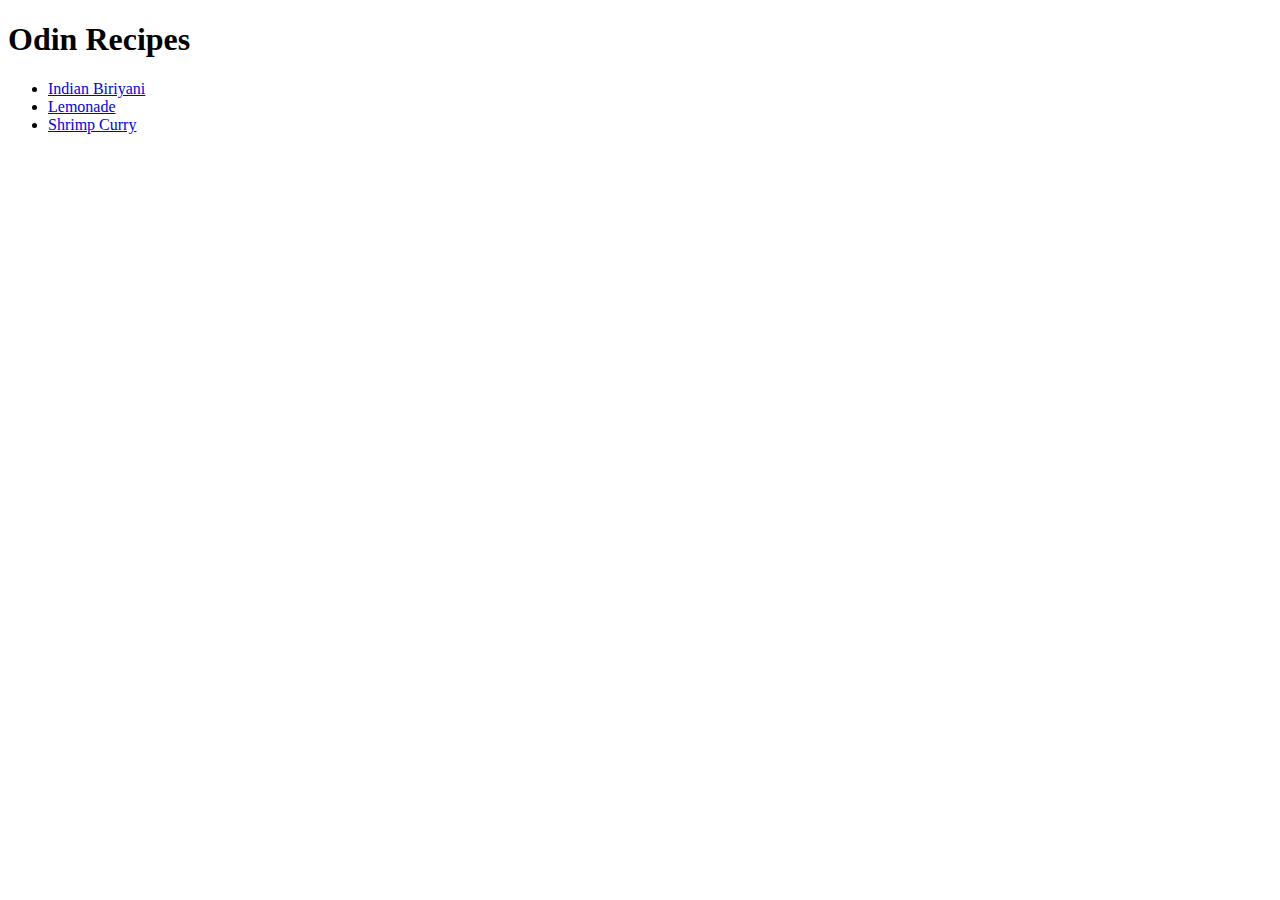
<file: index.html>
<!DOCTYPE html>
<html lang="en">

<head>
    <meta charset="UTF-8">
    <meta name="viewport" content="width=device-width, initial-scale=1.0">
    <title>Odin Recipes</title>
</head>

<body>
    <h1>Odin Recipes</h1>

    <ul>
        <li><a href="recipes/biriyani.html">Indian Biriyani</a></li>
        <li><a href="recipes/lemonade.html">Lemonade</a></li>
        <li><a href="recipes/shrimp-curry.html">Shrimp Curry</a></li>
    </ul>
    
</body>

</html>
</file>
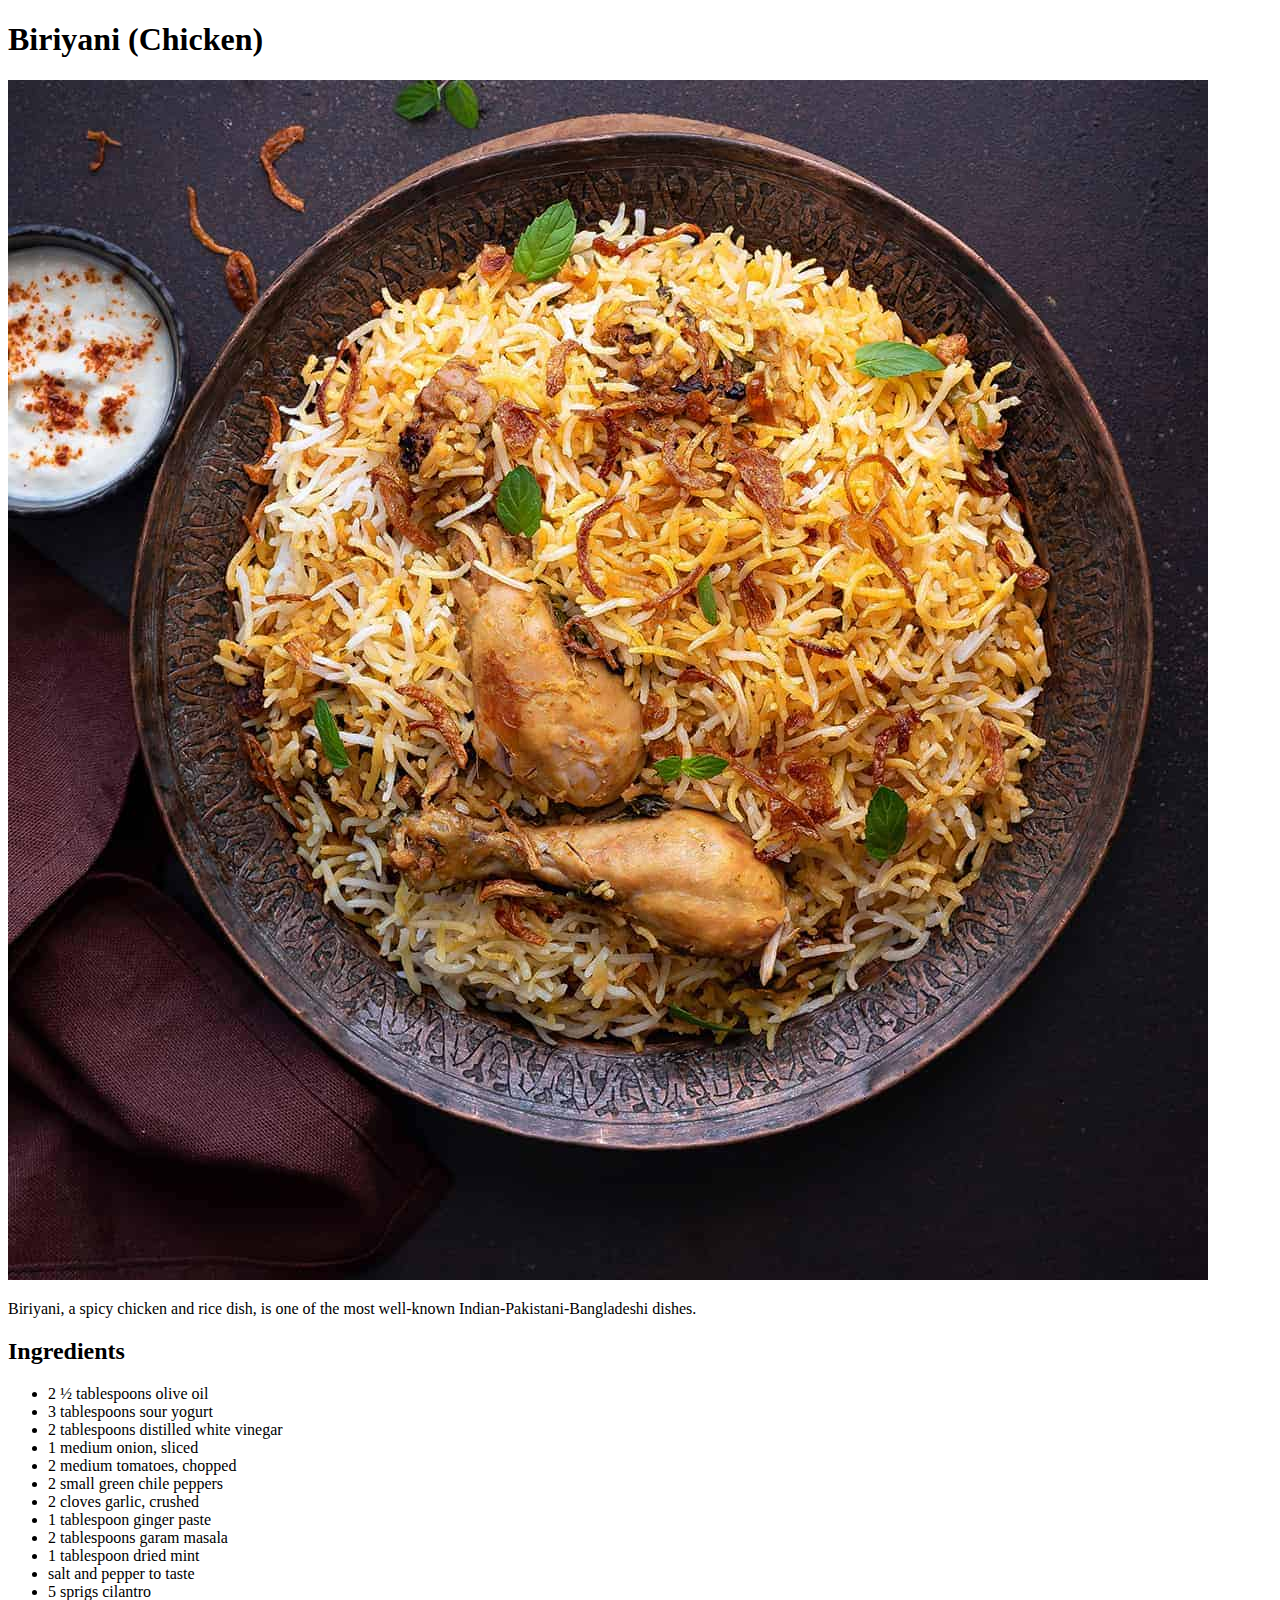
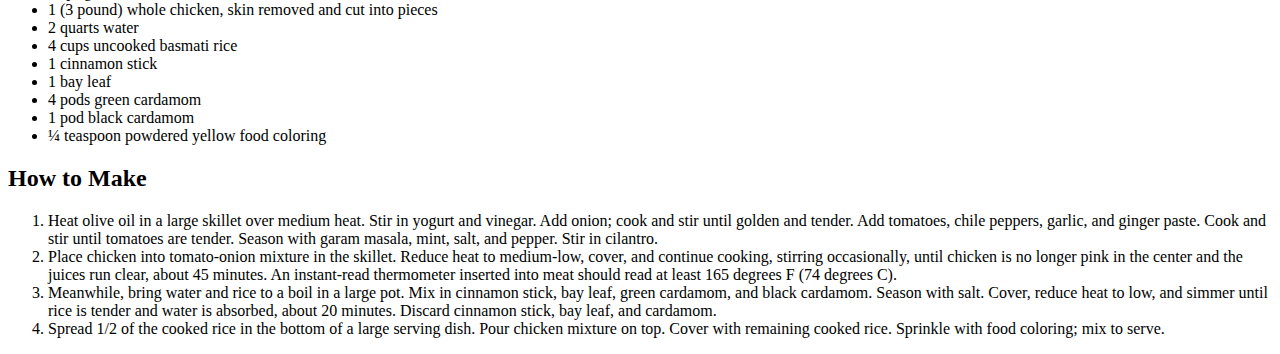
<file: recipes/biriyani.html>
<!DOCTYPE html>
<html lang="en">

<head>
    <meta charset="UTF-8">
    <meta name="viewport" content="width=device-width, initial-scale=1.0">
</head>

<body>
    <h1>Biriyani (Chicken)</h1>

    <img src="Chicken-Biryani.jpg">
    <p>Biriyani, a spicy chicken and rice dish, 
        is one of the most well-known Indian-Pakistani-Bangladeshi dishes.</p>
    
    <h2>Ingredients</h2>
    <ul>
        <li>2 ½ tablespoons olive oil</li>
        <li>3 tablespoons sour yogurt</li>
        <li>2 tablespoons distilled white vinegar</li>
        <li>1 medium onion, sliced</li>
        <li>2 medium tomatoes, chopped</li>
        <li>2 small green chile peppers</li>
        <li>2 cloves garlic, crushed</li>
        <li>1 tablespoon ginger paste</li>
        <li>2 tablespoons garam masala</li>
        <li>1 tablespoon dried mint</li>
        <li>salt and pepper to taste</li>
        <li>5 sprigs cilantro</li>
        <li>1 (3 pound) whole chicken, skin removed and cut into pieces</li>
        <li>2 quarts water</li>
        <li>4 cups uncooked basmati rice</li>
        <li>1 cinnamon stick</li>
        <li>1 bay leaf</li>
        <li>4 pods green cardamom</li>
        <li>1 pod black cardamom</li>
        <li>¼ teaspoon powdered yellow food coloring</li>
    </ul>

    <h2>How to Make</h2>
    <ol>
        <li>Heat olive oil in a large skillet over medium heat. Stir in yogurt and vinegar. Add onion; cook and stir until golden and tender. Add tomatoes, chile peppers, garlic, and ginger paste. Cook and stir until tomatoes are tender. Season with garam masala, mint, salt, and pepper. Stir in cilantro.</li>
        <li>Place chicken into tomato-onion mixture in the skillet. Reduce heat to medium-low, cover, and continue cooking, stirring occasionally, until chicken is no longer pink in the center and the juices run clear, about 45 minutes. An instant-read thermometer inserted into meat should read at least 165 degrees F (74 degrees C).</li>
        <li>Meanwhile, bring water and rice to a boil in a large pot. Mix in cinnamon stick, bay leaf, green cardamom, and black cardamom. Season with salt. Cover, reduce heat to low, and simmer until rice is tender and water is absorbed, about 20 minutes. Discard cinnamon stick, bay leaf, and cardamom.</li>
        <li>Spread 1/2 of the cooked rice in the bottom of a large serving dish. Pour chicken mixture on top. Cover with remaining cooked rice. Sprinkle with food coloring; mix to serve.</li>
    </ol>

</body>

</html>
</file>
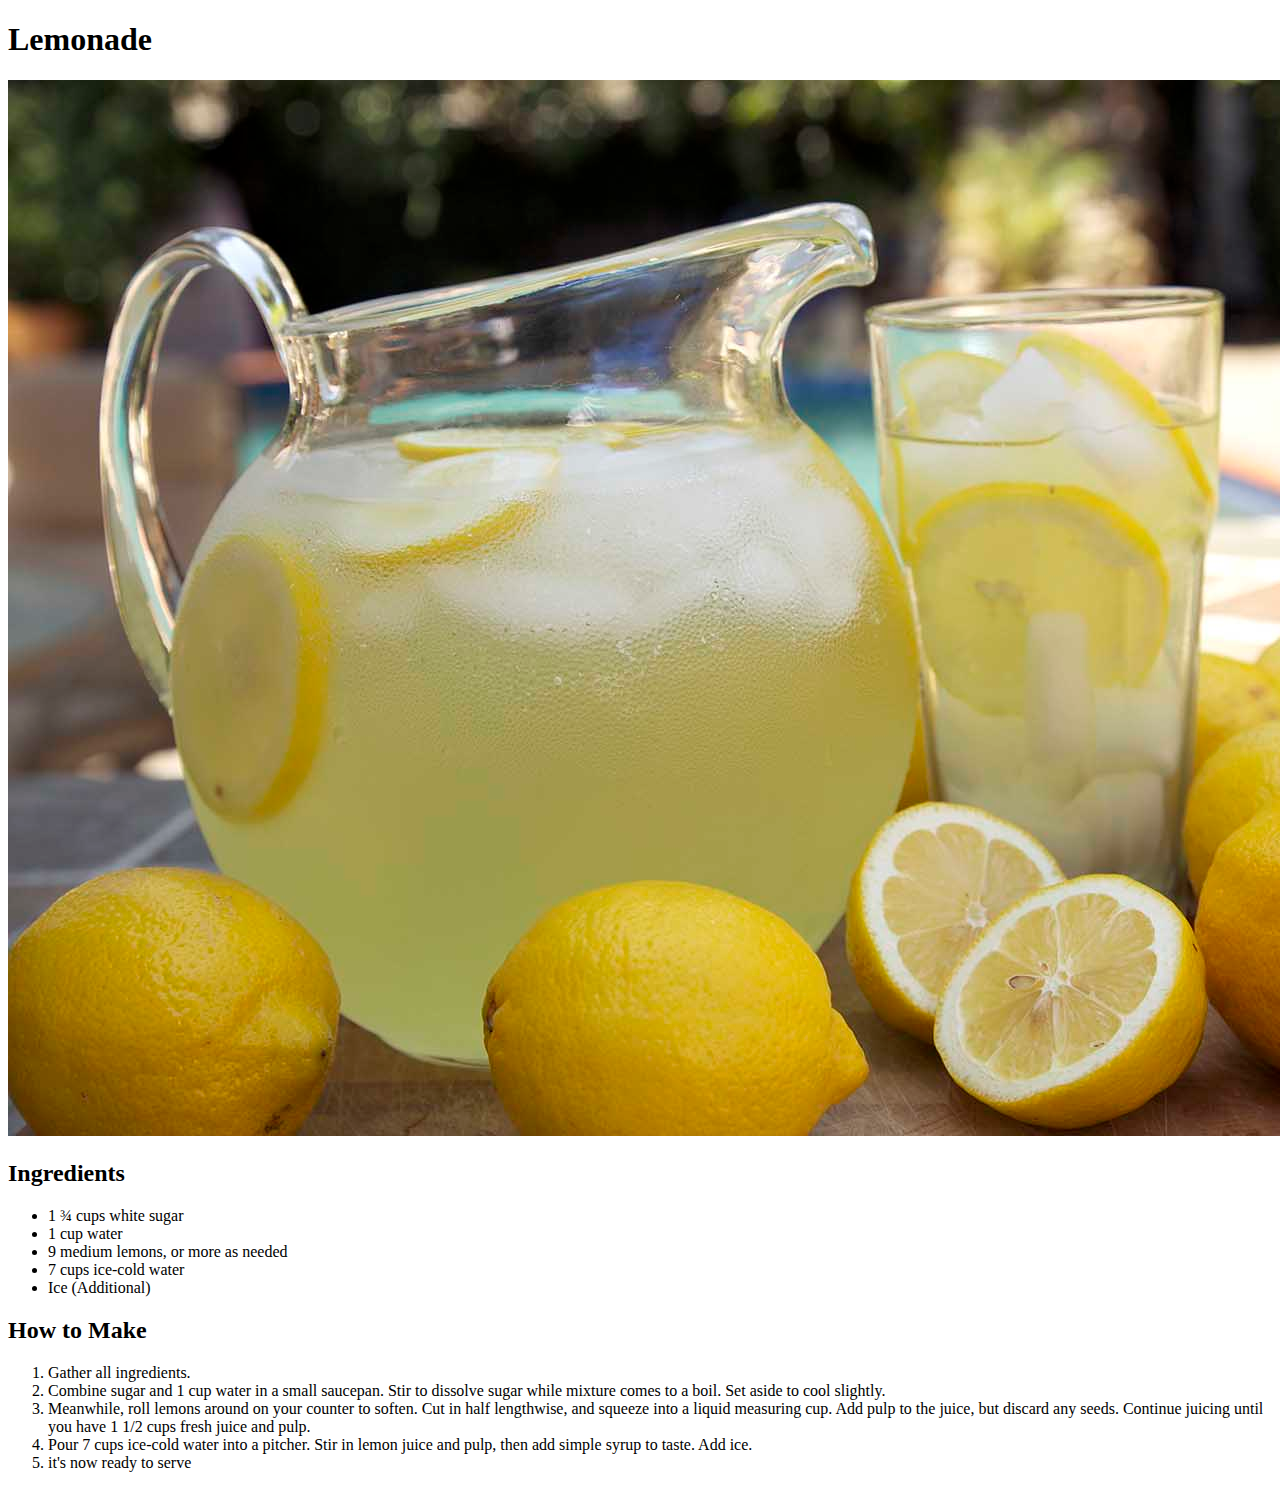
<file: recipes/lemonade.html>
<!DOCTYPE html>
<html lang="en">

<head>
    <meta charset="UTF-8">
    <meta name="viewport" content="width=device-width, initial-scale=1.0">
    <title>Lemonade</title>
</head>

<body>
    <h1>Lemonade</h1>

    <img src="Lemonade.jpg">

    <h2>Ingredients</h2>
    <ul>
        <li>1 ¾ cups white sugar</li>
        <li>1 cup water</li>
        <li>9 medium lemons, or more as needed</li>
        <li>7 cups ice-cold water</li>
        <li>Ice (Additional)</li>
    </ul>

    <h2>How to Make</h2>
    <ol>
        <li>Gather all ingredients.</li>
        <li>Combine sugar and 1 cup water in a small saucepan. Stir to dissolve sugar while mixture comes to a boil. Set aside to cool slightly.</li>
        <li>Meanwhile, roll lemons around on your counter to soften. Cut in half lengthwise, and squeeze into a liquid measuring cup. Add pulp to the juice, but discard any seeds. Continue juicing until you have 1 1/2 cups fresh juice and pulp.</li>
        <li>Pour 7 cups ice-cold water into a pitcher. Stir in lemon juice and pulp, then add simple syrup to taste. Add ice.</li>
        <li>it's now ready to serve</li>
    </ol>

</body>
</html>
</file>
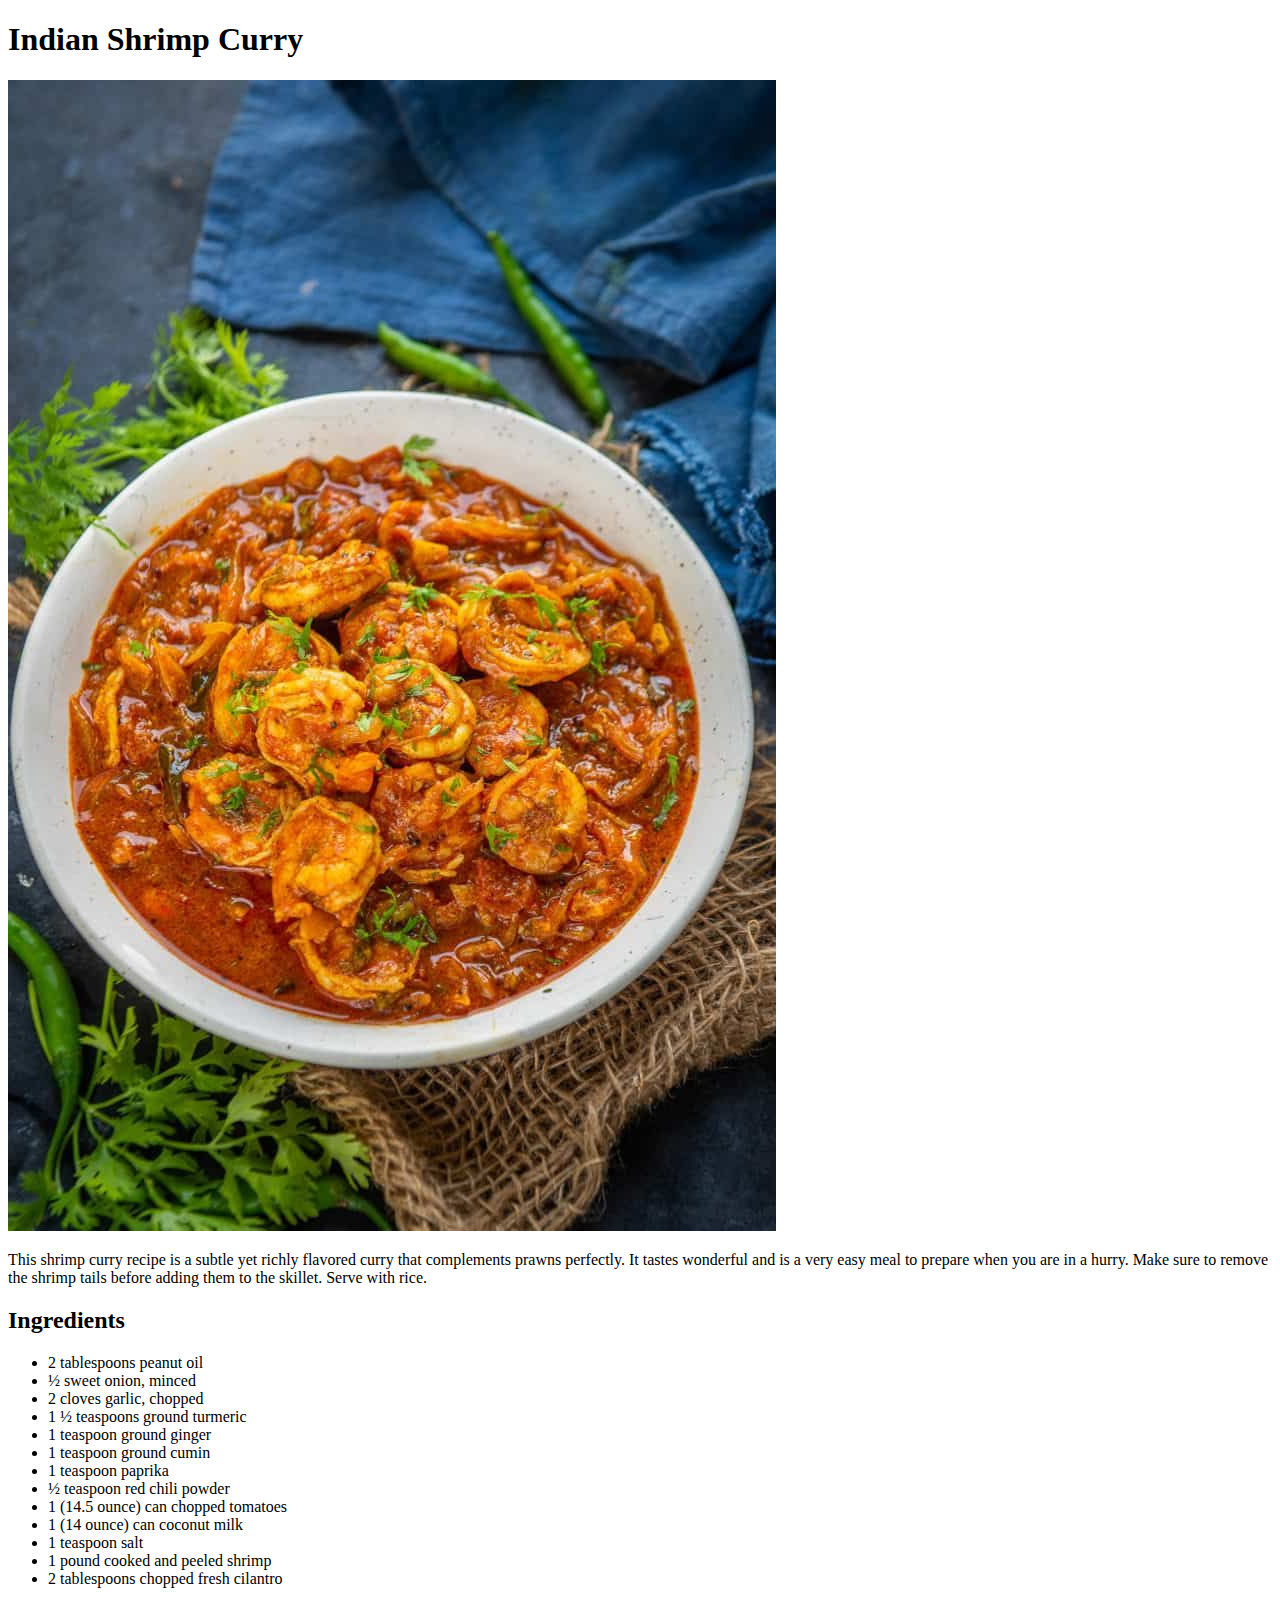
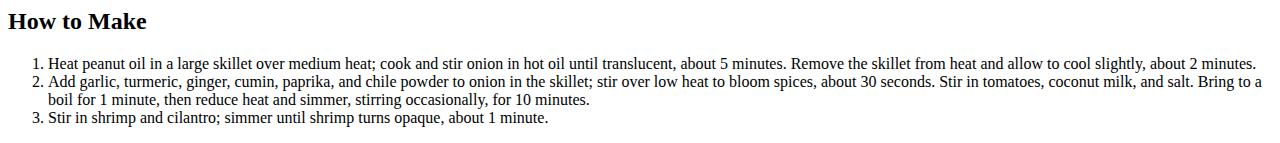
<file: recipes/shrimp-curry.html>
<!DOCTYPE html>
<html lang="en">
    
<head>
    <meta charset="UTF-8">
    <meta name="viewport" content="width=device-width, initial-scale=1.0">
    <title>Shrimp Curry</title>
</head>

<body>
    <h1>Indian Shrimp Curry</h1>

    <img src="Shrimp-Curry.jpg">
    <P>This shrimp curry recipe is a subtle yet richly flavored curry that complements prawns perfectly. It tastes wonderful and is a very easy meal to prepare when you are in a hurry. Make sure to remove the shrimp tails before adding them to the skillet. Serve with rice.</P>

    <h2>Ingredients</h2>
    <ul>
        <li>2 tablespoons peanut oil</li>
        <li>½ sweet onion, minced</li>
        <li>2 cloves garlic, chopped</li>
        <li>1 ½ teaspoons ground turmeric</li>
        <li>1 teaspoon ground ginger</li>
        <li>1 teaspoon ground cumin</li>
        <li>1 teaspoon paprika</li>
        <li>½ teaspoon red chili powder</li>
        <li>1 (14.5 ounce) can chopped tomatoes</li>
        <li>1 (14 ounce) can coconut milk</li>
        <li>1 teaspoon salt</li>
        <li>1 pound cooked and peeled shrimp</li>
        <li>2 tablespoons chopped fresh cilantro</li>
    </ul>
    
    <h2>How to Make</h2>
    <ol>
        <li>Heat peanut oil in a large skillet over medium heat; cook and stir onion in hot oil until translucent, about 5 minutes. Remove the skillet from heat and allow to cool slightly, about 2 minutes.</li>
        <li>Add garlic, turmeric, ginger, cumin, paprika, and chile powder to onion in the skillet; stir over low heat to bloom spices, about 30 seconds. Stir in tomatoes, coconut milk, and salt. Bring to a boil for 1 minute, then reduce heat and simmer, stirring occasionally, for 10 minutes.</li>
        <li>Stir in shrimp and cilantro; simmer until shrimp turns opaque, about 1 minute.</li>
    </ol>

</body>

</html>
</file>
